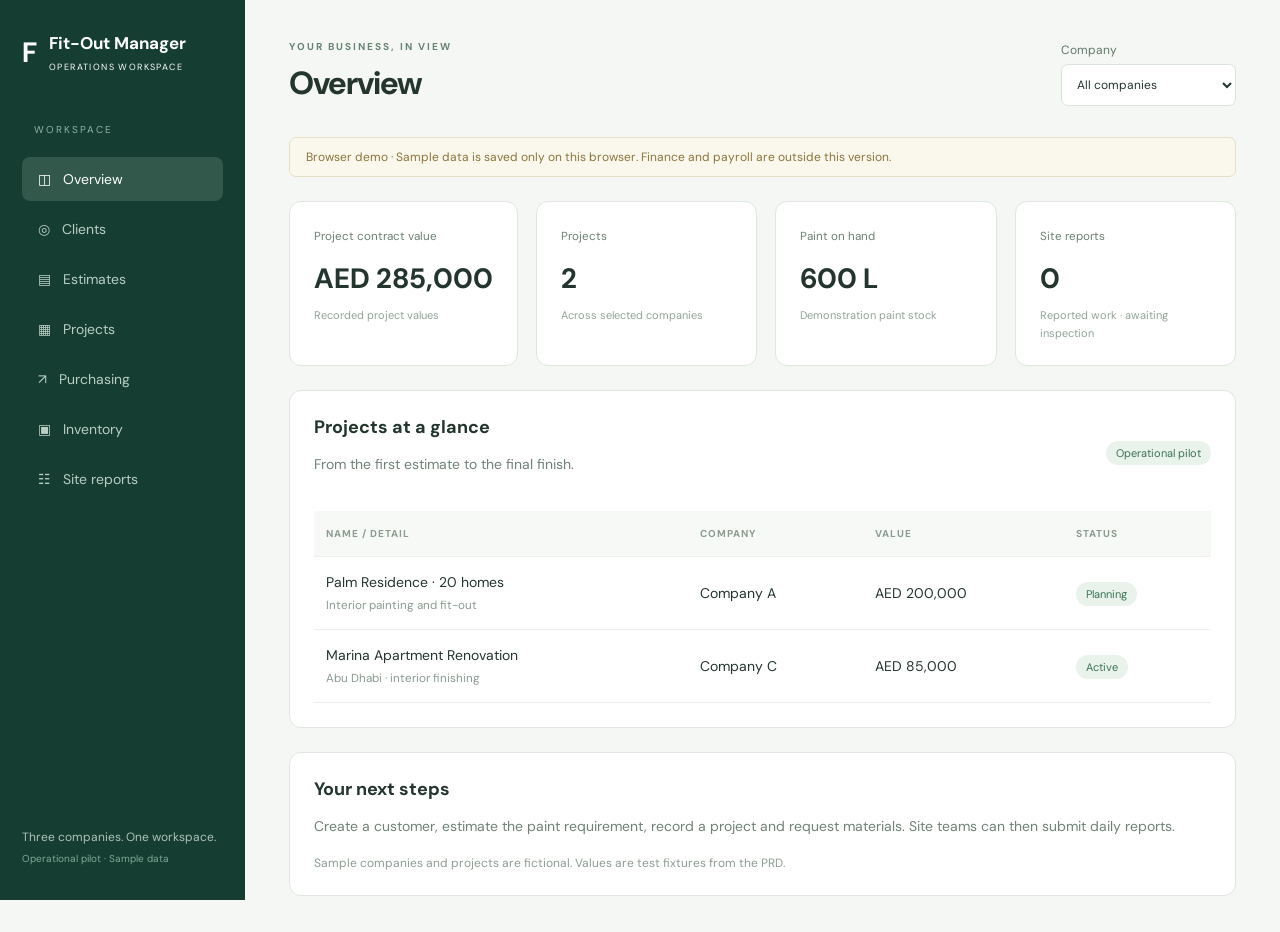
<file: docs/index.html>
<!doctype html>
<html lang="en"><head><meta charset="utf-8"><meta name="viewport" content="width=device-width, initial-scale=1"><title>Fit-Out Manager</title><link rel="stylesheet" href="./style.css"></head>
<body><aside><a class="brand" href="./">F<span>Fit-Out Manager<small>OPERATIONS WORKSPACE</small></span></a><p class="nav-label">WORKSPACE</p><nav id="nav"></nav><div class="side-foot">Three companies. One workspace.<br><small>Operational pilot · Sample data</small></div></aside>
<main><header><div><span class="eyebrow">YOUR BUSINESS, IN VIEW</span><h1 id="title">Overview</h1></div><label>Company<select id="company"><option>All companies</option><option>Company A</option><option>Company B</option><option>Company C</option></select></label></header><div class="notice">Browser demo · Sample data is saved only on this browser. Finance and payroll are outside this version.</div><section id="content"></section><div role="status" id="message"></div></main><script src="./demo-store.js"></script><script src="./app.js"></script></body></html>
</file>
<file: docs/style.css>
@import url('https://fonts.googleapis.com/css2?family=DM+Sans:wght@400;500;600;700&display=swap');
:root{font-family:'DM Sans',system-ui,sans-serif;color:#24352e;background:#f5f7f4;font-size:14px}*{box-sizing:border-box}body{margin:0;display:flex}aside{width:245px;background:#163d32;color:#d9e6df;position:fixed;inset:0 auto 0 0;padding:32px 22px}.brand{display:flex;align-items:center;gap:12px;color:white;text-decoration:none;font-size:28px;font-weight:700}.brand span{font-size:17px}.brand small{display:block;font-size:9px;letter-spacing:1.4px;margin-top:7px;font-weight:400}.nav-label{font-size:10px;letter-spacing:2px;color:#8eb4a5;margin:48px 12px 16px}nav button{width:100%;text-align:left;background:none;border:0;color:#b8cec3;padding:13px 16px;margin:3px 0;border-radius:8px;font:inherit;cursor:pointer}nav button.active{background:#31584a;color:white}nav button:hover{background:#274c3f}.side-foot{position:absolute;bottom:30px;font-size:12px;line-height:1.8;color:#aec3b8}.side-foot small{color:#7eaa96}main{margin-left:245px;padding:36px 44px;width:calc(100% - 245px);max-width:1600px}header{display:flex;justify-content:space-between;align-items:center;margin-bottom:25px}h1{font-size:32px;letter-spacing:-1px;margin:8px 0}.eyebrow{font-size:10px;font-weight:700;letter-spacing:2px;color:#688375}label{display:flex;flex-direction:column;gap:6px;font-size:12px;color:#62776b}select,input,textarea{font:inherit;padding:11px;border:1px solid #dbe3dc;border-radius:7px;background:white;color:#24352e}header select{min-width:175px}.notice{padding:11px 16px;border:1px solid #e5dfc6;background:#faf8ed;color:#88753c;border-radius:7px;font-size:12px;margin-bottom:24px}.cards{display:grid;grid-template-columns:repeat(4,1fr);gap:18px}.card,.panel{background:white;border:1px solid #e0e6df;border-radius:12px;padding:24px}.card small{color:#6c8074}.card strong{display:block;font-size:28px;margin:16px 0 8px}.card .hint{font-size:11px;color:#91a398}.panel{margin-top:24px}h2{font-size:18px;margin:0 0 8px}p{color:#708277;line-height:1.7}.row{display:flex;justify-content:space-between;align-items:center}.tag{background:#eaf2ec;color:#3b7254;font-size:11px;border-radius:20px;padding:5px 10px}table{width:100%;border-collapse:collapse;margin-top:20px;text-align:left}th{font-size:10px;text-transform:uppercase;letter-spacing:1px;color:#8b9b91;background:#f7f9f6}td,th{padding:16px 12px;border-bottom:1px solid #edf0eb}td small{display:block;color:#8a9a90;margin-top:6px}button.primary{border:0;border-radius:7px;background:#215942;color:white;padding:12px 20px;font:inherit;cursor:pointer}form{display:grid;grid-template-columns:repeat(2,1fr);gap:16px;margin-top:20px}form button{align-self:end}form label input,form label textarea{width:100%}.empty{padding:30px;color:#89988f}#message{position:fixed;bottom:25px;right:25px;background:#173d31;color:white;border-radius:9px;padding:15px;display:none}.calculator{display:grid;grid-template-columns:1fr 1fr;gap:25px}.result{background:#eff5ef;padding:25px;border-radius:9px;margin-top:20px}.result strong{font-size:30px;display:block;margin:10px 0}.accent{color:#236044}.subtle{font-size:12px;color:#8c9e92}@media(max-width:900px){aside{width:190px;padding:22px 12px}main{margin-left:190px;width:calc(100% - 190px);padding:25px}.cards{grid-template-columns:repeat(2,1fr)}.calculator{grid-template-columns:1fr}}@media(max-width:600px){body{display:block}aside{position:relative;width:100%;padding:18px}.nav-label,.side-foot{display:none}nav{display:flex;overflow:auto;margin-top:15px}nav button{width:auto;white-space:nowrap}main{margin:0;width:100%;padding:20px}header{gap:10px}h1{font-size:25px}.cards{gap:10px}.card{padding:16px}.card strong{font-size:23px}form{grid-template-columns:1fr}.panel{padding:16px;overflow:auto}table{min-width:520px}}
</file>
